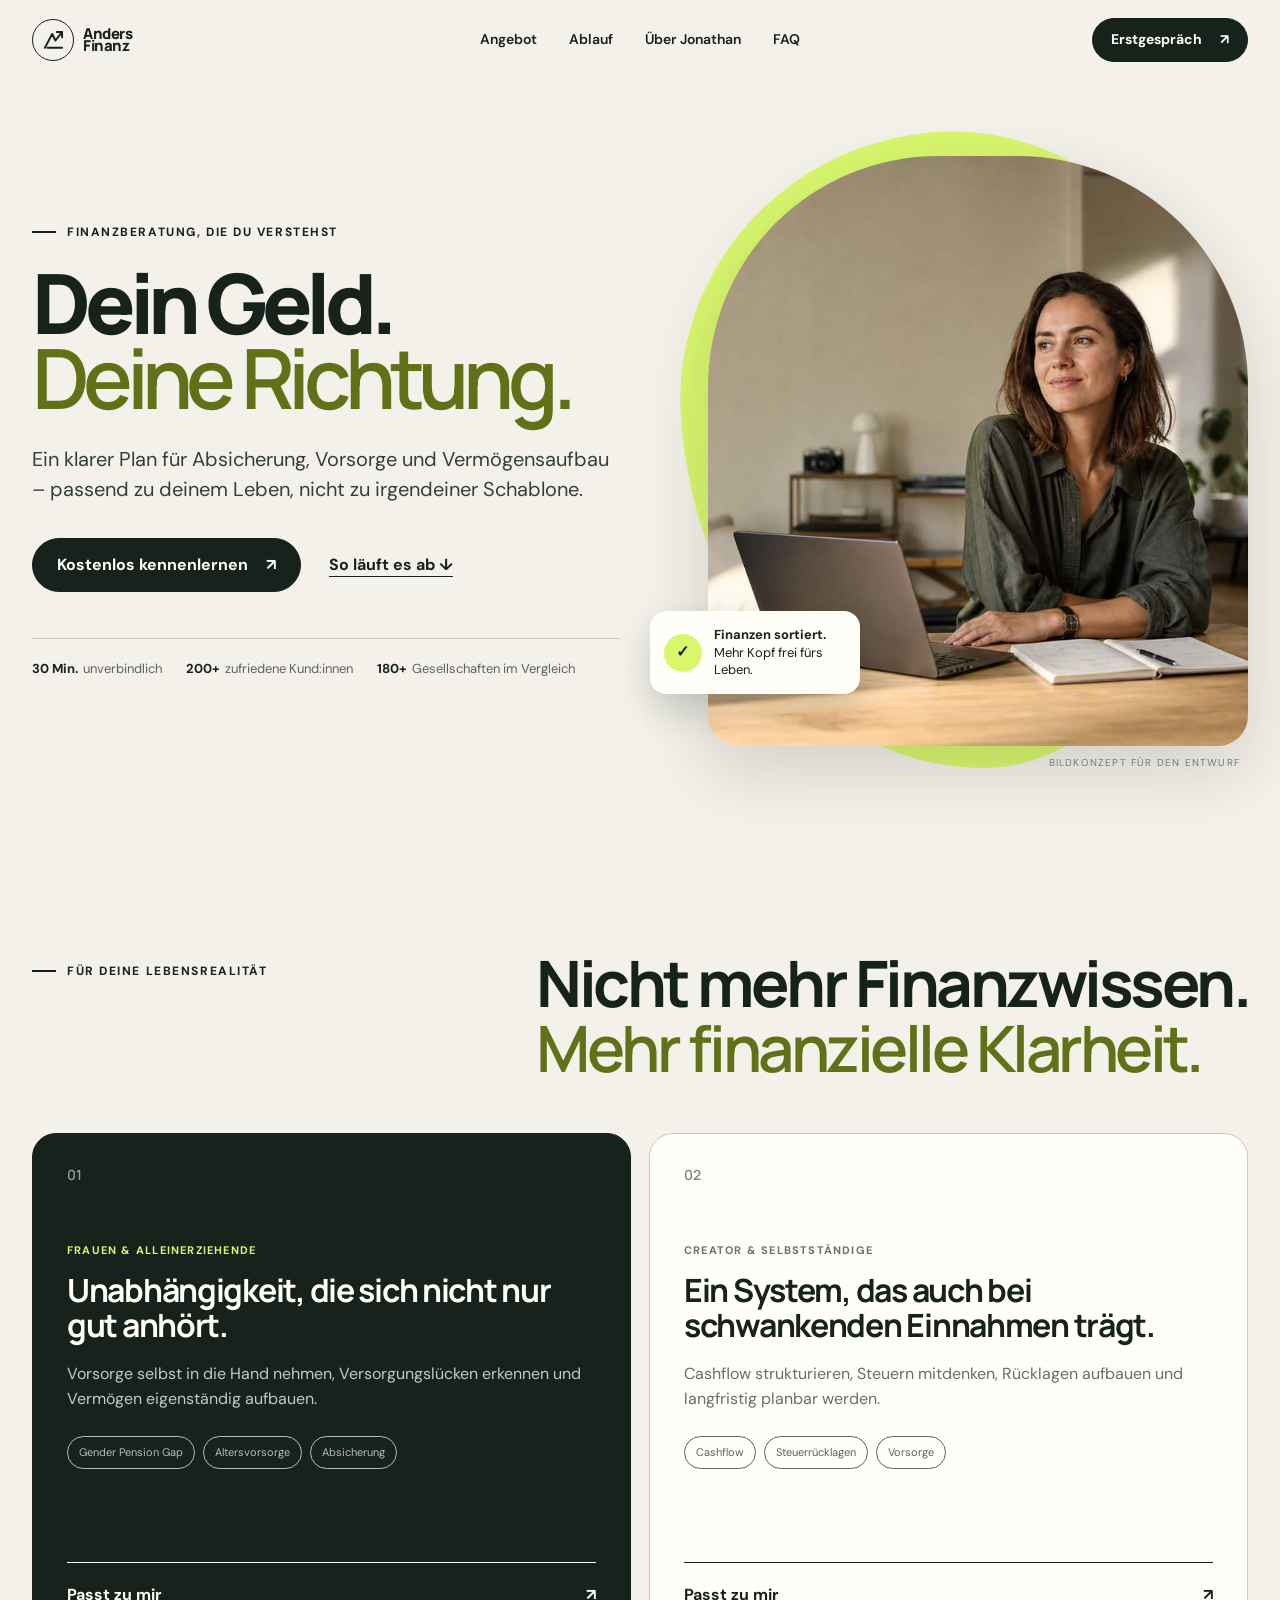
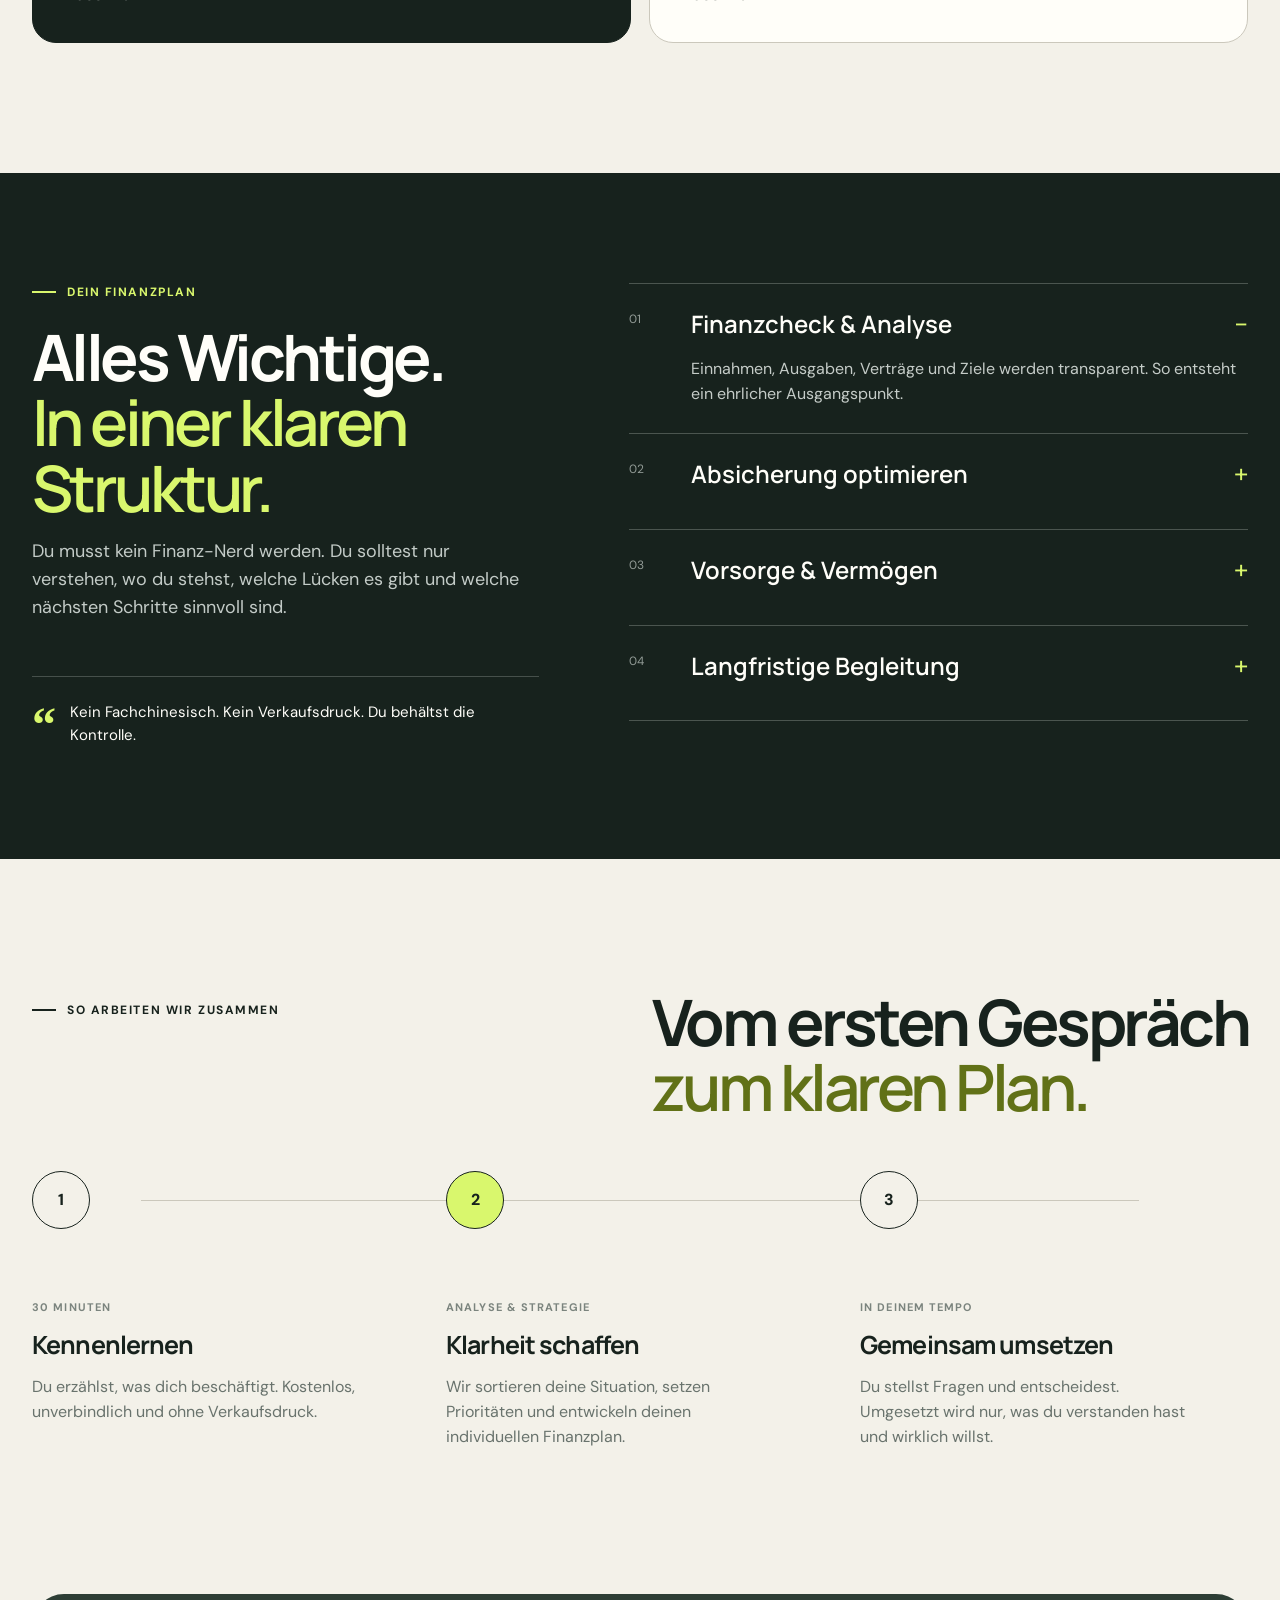
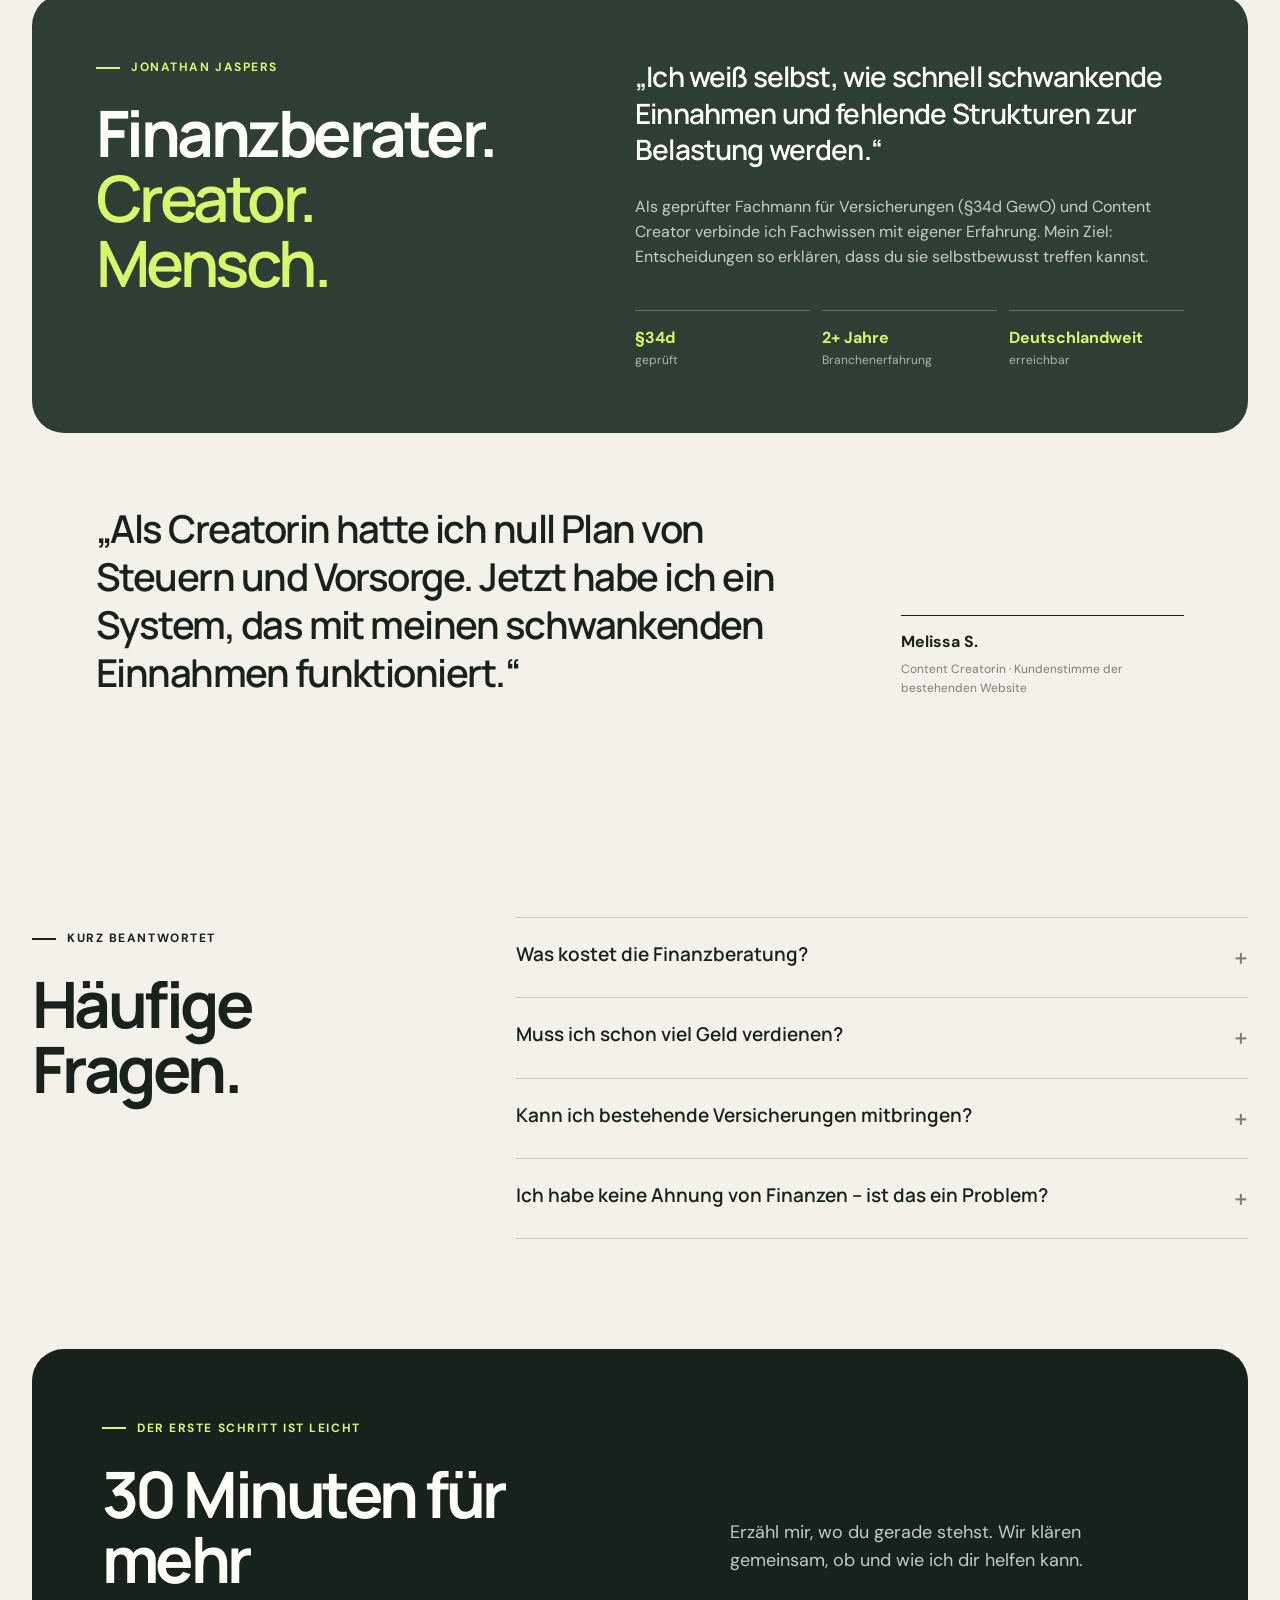
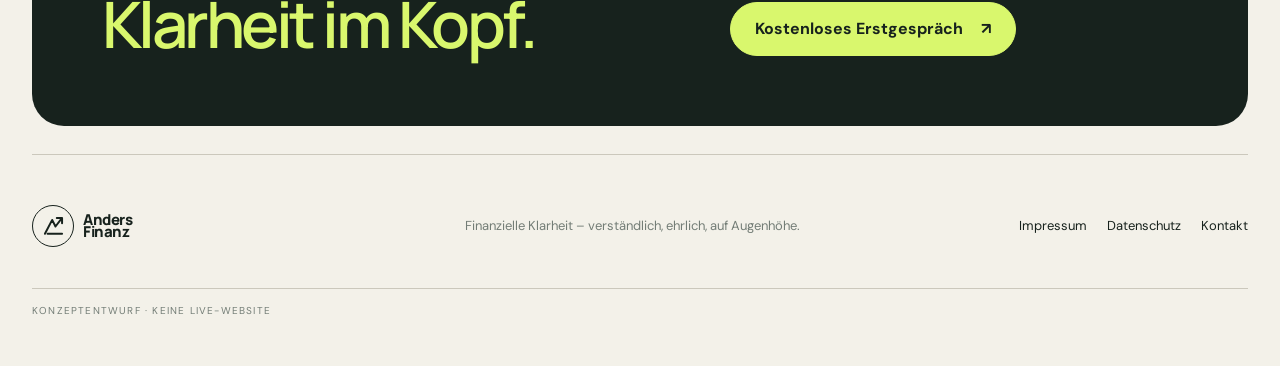
<file: index.html>
<!doctype html>
<html lang="de">
<head>
  <meta charset="utf-8">
  <meta name="viewport" content="width=device-width, initial-scale=1">
  <meta name="description" content="Anders Finanz – verständliche Finanzberatung für Frauen, Selbstständige und Content Creator.">
  <title>Anders Finanz – Klarheit für dein Geld</title>
  <link rel="icon" href="data:image/svg+xml,%3Csvg xmlns='http://www.w3.org/2000/svg' viewBox='0 0 64 64'%3E%3Crect width='64' height='64' rx='16' fill='%2317221d'/%3E%3Cpath d='M13 47 28 17l7 14 15-19m-11 0h11v11M18 47h32' fill='none' stroke='%23d9f76d' stroke-width='5' stroke-linecap='round' stroke-linejoin='round'/%3E%3C/svg%3E">
  <link rel="preconnect" href="https://fonts.googleapis.com">
  <link rel="preconnect" href="https://fonts.gstatic.com" crossorigin>
  <link href="https://fonts.googleapis.com/css2?family=DM+Sans:wght@400;500;600;700&family=Manrope:wght@500;600;700;800&display=swap" rel="stylesheet">
  <link rel="stylesheet" href="styles.css">
</head>
<body>
  <a class="skip-link" href="#main">Zum Inhalt springen</a>

  <header class="site-header" data-header>
    <a class="brand" href="#top" aria-label="Anders Finanz Startseite">
      <span class="brand-mark" aria-hidden="true">
        <svg viewBox="0 0 44 44"><path d="M9 33 20 12l5 10 10-13m-8 0h8v8"/><path d="M13 33h22"/></svg>
      </span>
      <span>Anders<br>Finanz</span>
    </a>
    <button class="menu-toggle" type="button" aria-expanded="false" aria-controls="site-nav">
      <span></span><span></span><span></span><span class="sr-only">Menü öffnen</span>
    </button>
    <nav id="site-nav" class="site-nav" aria-label="Hauptnavigation">
      <a href="#angebot">Angebot</a>
      <a href="#ablauf">Ablauf</a>
      <a href="#ueber">Über Jonathan</a>
      <a href="#faq">FAQ</a>
    </nav>
    <a class="button button-small header-cta" href="https://calendly.com/jonnyjaspers">Erstgespräch <span aria-hidden="true">↗</span></a>
  </header>

  <main id="main">
    <section class="hero" id="top">
      <div class="hero-copy reveal">
        <p class="eyebrow"><span></span> Finanzberatung, die du verstehst</p>
        <h1>Dein Geld.<br><em>Deine Richtung.</em></h1>
        <p class="hero-lead">Ein klarer Plan für Absicherung, Vorsorge und Vermögensaufbau – passend zu deinem Leben, nicht zu irgendeiner Schablone.</p>
        <div class="hero-actions">
          <a class="button" href="https://calendly.com/jonnyjaspers">Kostenlos kennenlernen <span aria-hidden="true">↗</span></a>
          <a class="text-link" href="#ablauf">So läuft es ab <span aria-hidden="true">↓</span></a>
        </div>
        <div class="trust-line" aria-label="Vorteile">
          <span><b>30 Min.</b> unverbindlich</span>
          <span><b>200+</b> zufriedene Kund:innen</span>
          <span><b>180+</b> Gesellschaften im Vergleich</span>
        </div>
      </div>

      <div class="hero-visual reveal" data-delay="1">
        <div class="image-frame">
          <img src="assets/hero-editorial.svg" alt="Selbstständige Frau arbeitet entspannt an ihrer Finanzplanung">
        </div>
        <div class="floating-note">
          <span class="note-icon">✓</span>
          <p><strong>Finanzen sortiert.</strong><br>Mehr Kopf frei fürs Leben.</p>
        </div>
        <p class="image-caption">Bildkonzept für den Entwurf</p>
      </div>
    </section>

    <section class="audience" id="angebot">
      <div class="section-head reveal">
        <p class="eyebrow"><span></span> Für deine Lebensrealität</p>
        <h2>Nicht mehr Finanzwissen.<br><em>Mehr finanzielle Klarheit.</em></h2>
      </div>
      <div class="audience-grid">
        <article class="audience-card audience-card-featured reveal">
          <p class="card-number">01</p>
          <div>
            <p class="card-kicker">Frauen & Alleinerziehende</p>
            <h3>Unabhängigkeit, die sich nicht nur gut anhört.</h3>
            <p>Vorsorge selbst in die Hand nehmen, Versorgungslücken erkennen und Vermögen eigenständig aufbauen.</p>
            <ul class="tag-list" aria-label="Themen">
              <li>Gender Pension Gap</li><li>Altersvorsorge</li><li>Absicherung</li>
            </ul>
          </div>
          <a href="https://calendly.com/jonnyjaspers" aria-label="Erstgespräch für Frauen vereinbaren">Passt zu mir <span>↗</span></a>
        </article>
        <article class="audience-card reveal" data-delay="1">
          <p class="card-number">02</p>
          <div>
            <p class="card-kicker">Creator & Selbstständige</p>
            <h3>Ein System, das auch bei schwankenden Einnahmen trägt.</h3>
            <p>Cashflow strukturieren, Steuern mitdenken, Rücklagen aufbauen und langfristig planbar werden.</p>
            <ul class="tag-list" aria-label="Themen">
              <li>Cashflow</li><li>Steuerrücklagen</li><li>Vorsorge</li>
            </ul>
          </div>
          <a href="https://calendly.com/jonnyjaspers" aria-label="Erstgespräch für Selbstständige vereinbaren">Passt zu mir <span>↗</span></a>
        </article>
      </div>
    </section>

    <section class="plan-section" id="leistungen">
      <div class="plan-intro reveal">
        <p class="eyebrow eyebrow-light"><span></span> Dein Finanzplan</p>
        <h2>Alles Wichtige.<br><em>In einer klaren Struktur.</em></h2>
        <p>Du musst kein Finanz-Nerd werden. Du solltest nur verstehen, wo du stehst, welche Lücken es gibt und welche nächsten Schritte sinnvoll sind.</p>
        <div class="quote-mini">
          <span aria-hidden="true">“</span>
          <p>Kein Fachchinesisch. Kein Verkaufsdruck. Du behältst die Kontrolle.</p>
        </div>
      </div>
      <div class="service-list reveal" data-delay="1">
        <button class="service-item is-active" type="button" aria-expanded="true">
          <span class="service-index">01</span>
          <span class="service-title">Finanzcheck & Analyse</span>
          <span class="service-toggle">−</span>
          <span class="service-detail">Einnahmen, Ausgaben, Verträge und Ziele werden transparent. So entsteht ein ehrlicher Ausgangspunkt.</span>
        </button>
        <button class="service-item" type="button" aria-expanded="false">
          <span class="service-index">02</span>
          <span class="service-title">Absicherung optimieren</span>
          <span class="service-toggle">+</span>
          <span class="service-detail">Bestehende Verträge prüfen, unnötige Kosten reduzieren und wichtige Lücken gezielt schließen.</span>
        </button>
        <button class="service-item" type="button" aria-expanded="false">
          <span class="service-index">03</span>
          <span class="service-title">Vorsorge & Vermögen</span>
          <span class="service-toggle">+</span>
          <span class="service-detail">Ein verständlicher Mix für deine Ziele, deinen Zeithorizont und deine persönliche Risikotoleranz.</span>
        </button>
        <button class="service-item" type="button" aria-expanded="false">
          <span class="service-index">04</span>
          <span class="service-title">Langfristige Begleitung</span>
          <span class="service-toggle">+</span>
          <span class="service-detail">Regelmäßige Check-ins und Anpassungen, wenn sich dein Leben, dein Einkommen oder deine Ziele verändern.</span>
        </button>
      </div>
    </section>

    <section class="process" id="ablauf">
      <div class="section-head reveal">
        <p class="eyebrow"><span></span> So arbeiten wir zusammen</p>
        <h2>Vom ersten Gespräch<br><em>zum klaren Plan.</em></h2>
      </div>
      <div class="process-track reveal">
        <article>
          <span>1</span>
          <p class="duration">30 Minuten</p>
          <h3>Kennenlernen</h3>
          <p>Du erzählst, was dich beschäftigt. Kostenlos, unverbindlich und ohne Verkaufsdruck.</p>
        </article>
        <article>
          <span>2</span>
          <p class="duration">Analyse & Strategie</p>
          <h3>Klarheit schaffen</h3>
          <p>Wir sortieren deine Situation, setzen Prioritäten und entwickeln deinen individuellen Finanzplan.</p>
        </article>
        <article>
          <span>3</span>
          <p class="duration">In deinem Tempo</p>
          <h3>Gemeinsam umsetzen</h3>
          <p>Du stellst Fragen und entscheidest. Umgesetzt wird nur, was du verstanden hast und wirklich willst.</p>
        </article>
      </div>
    </section>

    <section class="about" id="ueber">
      <div class="about-panel reveal">
        <div class="about-title">
          <p class="eyebrow eyebrow-light"><span></span> Jonathan Jaspers</p>
          <h2>Finanzberater.<br><em>Creator. Mensch.</em></h2>
        </div>
        <div class="about-copy">
          <p class="about-lead">„Ich weiß selbst, wie schnell schwankende Einnahmen und fehlende Strukturen zur Belastung werden.“</p>
          <p>Als geprüfter Fachmann für Versicherungen (§34d GewO) und Content Creator verbinde ich Fachwissen mit eigener Erfahrung. Mein Ziel: Entscheidungen so erklären, dass du sie selbstbewusst treffen kannst.</p>
          <div class="credentials">
            <span><b>§34d</b> geprüft</span>
            <span><b>2+ Jahre</b> Branchenerfahrung</span>
            <span><b>Deutschlandweit</b> erreichbar</span>
          </div>
        </div>
      </div>

      <figure class="testimonial reveal">
        <blockquote>„Als Creatorin hatte ich null Plan von Steuern und Vorsorge. Jetzt habe ich ein System, das mit meinen schwankenden Einnahmen funktioniert.“</blockquote>
        <figcaption><strong>Melissa S.</strong><span>Content Creatorin · Kundenstimme der bestehenden Website</span></figcaption>
      </figure>
    </section>

    <section class="faq" id="faq">
      <div class="section-head reveal">
        <p class="eyebrow"><span></span> Kurz beantwortet</p>
        <h2>Häufige Fragen.</h2>
      </div>
      <div class="faq-list reveal">
        <details>
          <summary>Was kostet die Finanzberatung?<span>+</span></summary>
          <p>Das Erstgespräch ist kostenlos und unverbindlich. Welche Kosten danach entstehen können, wird transparent besprochen, bevor du dich entscheidest.</p>
        </details>
        <details>
          <summary>Muss ich schon viel Geld verdienen?<span>+</span></summary>
          <p>Nein. Gerade ein klarer Überblick und sinnvolle Prioritäten helfen dabei, auch mit kleineren oder schwankenden Budgets planbar voranzukommen.</p>
        </details>
        <details>
          <summary>Kann ich bestehende Versicherungen mitbringen?<span>+</span></summary>
          <p>Ja. Bestehende Verträge gehören zur Analyse dazu und werden auf Kosten, Nutzen und mögliche Lücken geprüft.</p>
        </details>
        <details>
          <summary>Ich habe keine Ahnung von Finanzen – ist das ein Problem?<span>+</span></summary>
          <p>Überhaupt nicht. Die Beratung ist ausdrücklich so aufgebaut, dass du ohne Vorwissen folgen und selbst entscheiden kannst.</p>
        </details>
      </div>
    </section>

    <section class="final-cta reveal">
      <div>
        <p class="eyebrow eyebrow-light"><span></span> Der erste Schritt ist leicht</p>
        <h2>30 Minuten für mehr<br><em>Klarheit im Kopf.</em></h2>
      </div>
      <div class="final-cta-action">
        <p>Erzähl mir, wo du gerade stehst. Wir klären gemeinsam, ob und wie ich dir helfen kann.</p>
        <a class="button button-light" href="https://calendly.com/jonnyjaspers">Kostenloses Erstgespräch <span>↗</span></a>
      </div>
    </section>
  </main>

  <footer>
    <a class="brand brand-footer" href="#top" aria-label="Nach oben">
      <span class="brand-mark" aria-hidden="true"><svg viewBox="0 0 44 44"><path d="M9 33 20 12l5 10 10-13m-8 0h8v8"/><path d="M13 33h22"/></svg></span>
      <span>Anders<br>Finanz</span>
    </a>
    <p>Finanzielle Klarheit – verständlich, ehrlich, auf Augenhöhe.</p>
    <nav aria-label="Rechtliches"><a href="#">Impressum</a><a href="#">Datenschutz</a><a href="https://calendly.com/jonnyjaspers">Kontakt</a></nav>
    <p class="concept-note">Konzeptentwurf · keine Live-Website</p>
  </footer>

  <script src="script.js"></script>
</body>
</html>
</file>
<file: styles.css>
:root {
  --ink: #17221d;
  --ink-soft: #334039;
  --paper: #f3f1e9;
  --paper-deep: #e8e4d8;
  --line: #cbc8bc;
  --accent: #d9f76d;
  --accent-dark: #b8d343;
  --white: #fffef9;
  --radius: 24px;
  --max: 1240px;
}

* { box-sizing: border-box; }
html { scroll-behavior: smooth; }
body {
  margin: 0;
  color: var(--ink);
  background: var(--paper);
  font-family: "DM Sans", "Segoe UI", sans-serif;
  font-size: 16px;
  line-height: 1.55;
  overflow-x: hidden;
}
a { color: inherit; }
img { display: block; max-width: 100%; }
button, input, textarea { font: inherit; }

.skip-link {
  position: fixed; left: 16px; top: -80px; z-index: 100;
  background: var(--accent); color: var(--ink); padding: 12px 18px; border-radius: 8px;
}
.skip-link:focus { top: 16px; }
.sr-only { position: absolute; width: 1px; height: 1px; overflow: hidden; clip: rect(0,0,0,0); }

.site-header {
  position: fixed; inset: 0 0 auto; z-index: 50;
  display: grid; grid-template-columns: 1fr auto 1fr; align-items: center;
  width: 100%; padding: 18px max(32px, calc((100vw - var(--max)) / 2));
  color: var(--ink); transition: background .25s, box-shadow .25s, padding .25s;
}
.site-header.is-scrolled { background: rgba(243,241,233,.92); backdrop-filter: blur(16px); box-shadow: 0 1px 0 rgba(23,34,29,.12); padding-top: 12px; padding-bottom: 12px; }
.brand { display: inline-flex; align-items: center; gap: 9px; width: max-content; text-decoration: none; font-family: "Manrope", sans-serif; font-weight: 800; font-size: 15px; line-height: .82; letter-spacing: -.03em; }
.brand-mark { display: grid; place-items: center; width: 42px; height: 42px; border: 1px solid currentColor; border-radius: 50%; }
.brand-mark svg { width: 29px; fill: none; stroke: currentColor; stroke-width: 3; stroke-linecap: round; stroke-linejoin: round; }
.site-nav { display: flex; align-items: center; gap: 32px; }
.site-nav a { text-decoration: none; font-size: 14px; font-weight: 600; }
.site-nav a:hover { opacity: .6; }
.header-cta { justify-self: end; }
.menu-toggle { display: none; background: none; border: 0; padding: 8px; }

.button {
  display: inline-flex; align-items: center; justify-content: center; gap: 18px;
  min-height: 54px; padding: 0 24px; border: 1px solid var(--ink); border-radius: 999px;
  color: var(--white); background: var(--ink); text-decoration: none; font-weight: 700;
  box-shadow: inset 0 0 0 0 var(--accent); transition: color .2s, box-shadow .25s, transform .2s;
}
.button:hover { color: var(--ink); box-shadow: inset 300px 0 0 0 var(--accent); transform: translateY(-2px); }
.button-small { min-height: 44px; padding: 0 18px; font-size: 14px; }

.hero {
  min-height: 760px; display: grid; grid-template-columns: 1.02fr .98fr; align-items: center; gap: 64px;
  max-width: var(--max); margin: 0 auto; padding: 132px 0 70px;
}
.eyebrow { display: flex; align-items: center; gap: 11px; margin: 0 0 23px; text-transform: uppercase; letter-spacing: .13em; font-size: 12px; font-weight: 700; }
.eyebrow > span { width: 24px; height: 2px; background: currentColor; }
h1, h2, h3 { font-family: "Manrope", sans-serif; margin-top: 0; }
h1 { margin-bottom: 28px; font-size: clamp(64px, 6.5vw, 104px); line-height: .91; letter-spacing: -.075em; font-weight: 800; }
h1 em, h2 em {
  color: #617117;
  font-style: normal;
  font-weight: 600;
  -webkit-text-stroke: 0;
}
.plan-section h2 em, .about-panel h2 em, .final-cta h2 em { color: var(--accent); }
.hero-lead { max-width: 610px; margin: 0 0 34px; color: var(--ink-soft); font-size: 20px; line-height: 1.5; }
.hero-actions { display: flex; align-items: center; gap: 28px; }
.text-link { font-weight: 700; text-decoration-thickness: 1px; text-underline-offset: 6px; }
.trust-line { display: flex; flex-wrap: wrap; gap: 12px 24px; margin-top: 46px; padding-top: 20px; border-top: 1px solid var(--line); font-size: 13px; color: #5b655f; }
.trust-line span { display: flex; gap: 5px; }
.trust-line b { color: var(--ink); }
.hero-visual { position: relative; min-width: 0; padding: 24px 0 24px 24px; }
.hero-visual::before { content: ""; position: absolute; inset: 0 36px 0 0; border-radius: 52% 48% 45% 55% / 42% 42% 58% 58%; background: var(--accent); transform: rotate(-4deg); }
.image-frame { position: relative; height: 590px; overflow: hidden; border-radius: 230px 230px 30px 30px; box-shadow: 0 24px 70px rgba(23,34,29,.16); }
.image-frame img { width: 100%; height: 100%; object-fit: cover; object-position: 52% center; }
.floating-note { position: absolute; left: -34px; bottom: 76px; display: flex; align-items: center; gap: 12px; max-width: 260px; padding: 15px 20px 15px 14px; background: var(--white); border-radius: 16px; box-shadow: 0 16px 36px rgba(23,34,29,.18); }
.floating-note p { margin: 0; font-size: 13px; line-height: 1.35; }
.note-icon { display: grid; place-items: center; flex: 0 0 38px; height: 38px; background: var(--accent); border-radius: 50%; font-weight: 800; }
.image-caption { position: absolute; right: 8px; bottom: 0; margin: 0; font-size: 10px; text-transform: uppercase; letter-spacing: .12em; color: #747c77; }

.audience, .process, .about, .faq { max-width: var(--max); margin: 0 auto; padding: 110px 0; }
.section-head { display: flex; align-items: end; justify-content: space-between; gap: 40px; margin-bottom: 52px; }
.section-head .eyebrow { align-self: flex-start; white-space: nowrap; margin-top: 12px; }
h2 { margin-bottom: 0; font-size: clamp(42px, 5vw, 72px); line-height: 1.02; letter-spacing: -.055em; }
.audience-grid { display: grid; grid-template-columns: 1fr 1fr; gap: 18px; }
.audience-card { min-height: 510px; display: grid; grid-template-rows: auto 1fr auto; padding: 34px; border: 1px solid var(--line); border-radius: var(--radius); background: var(--white); }
.audience-card-featured { color: var(--white); background: var(--ink); border-color: var(--ink); }
.card-number { margin: 0 0 60px; font: 600 14px/1 "Manrope", sans-serif; opacity: .55; }
.card-kicker { margin: 0 0 14px; color: #69736d; text-transform: uppercase; letter-spacing: .11em; font-size: 11px; font-weight: 700; }
.audience-card-featured .card-kicker { color: var(--accent); }
.audience-card h3 { max-width: 510px; margin-bottom: 18px; font-size: 32px; line-height: 1.12; letter-spacing: -.04em; }
.audience-card div > p:last-of-type { max-width: 520px; margin: 0; color: #65706a; }
.audience-card-featured div > p:last-of-type { color: #c2cac5; }
.tag-list { display: flex; flex-wrap: wrap; gap: 8px; list-style: none; padding: 0; margin: 24px 0 32px; }
.tag-list li { padding: 7px 11px; border: 1px solid currentColor; border-radius: 999px; font-size: 11px; opacity: .7; }
.audience-card > a { display: flex; justify-content: space-between; padding-top: 20px; border-top: 1px solid currentColor; text-decoration: none; font-weight: 700; }

.plan-section { display: grid; grid-template-columns: .9fr 1.1fr; gap: 90px; margin: 20px 0; padding: 110px max(32px, calc((100vw - var(--max)) / 2)); color: var(--white); background: var(--ink); }
.eyebrow-light { color: var(--accent); }
.plan-intro > p:not(.eyebrow) { max-width: 500px; color: #c3cbc7; font-size: 18px; }
.quote-mini { display: grid; grid-template-columns: auto 1fr; gap: 14px; align-items: start; margin-top: 54px; padding-top: 24px; border-top: 1px solid #46504b; }
.quote-mini span { color: var(--accent); font: 700 48px/1 Georgia, serif; }
.quote-mini p { margin: 0 !important; color: var(--white) !important; font-size: 15px !important; }
.service-list { border-top: 1px solid #4b554f; }
.service-item { width: 100%; display: grid; grid-template-columns: 48px 1fr 24px; gap: 14px; padding: 26px 0; color: inherit; background: none; border: 0; border-bottom: 1px solid #4b554f; text-align: left; cursor: pointer; }
.service-index { color: #929b96; font-size: 12px; }
.service-title { font: 600 24px/1.2 "Manrope", sans-serif; }
.service-toggle { color: var(--accent); font-size: 26px; line-height: 1; text-align: right; }
.service-detail { grid-column: 2 / -1; max-width: 560px; max-height: 0; overflow: hidden; color: #c5ccc8; opacity: 0; transition: max-height .35s, opacity .25s, margin .35s; }
.service-item.is-active .service-detail { max-height: 130px; margin-top: 5px; opacity: 1; }

.process-track { position: relative; display: grid; grid-template-columns: repeat(3, 1fr); gap: 26px; }
.process-track::before { content: ""; position: absolute; top: 29px; left: 9%; right: 9%; height: 1px; background: var(--line); }
.process-track article { position: relative; padding: 0 24px 0 0; }
.process-track article > span { position: relative; z-index: 1; display: grid; place-items: center; width: 58px; height: 58px; margin-bottom: 70px; border: 1px solid var(--ink); border-radius: 50%; background: var(--paper); font-weight: 800; }
.process-track article:nth-child(2) > span { color: var(--ink); background: var(--accent); }
.duration { margin: 0 0 10px; color: #7b847e; text-transform: uppercase; letter-spacing: .1em; font-size: 11px; font-weight: 700; }
.process-track h3 { margin-bottom: 10px; font-size: 25px; letter-spacing: -.035em; }
.process-track article > p:last-child { max-width: 340px; margin: 0; color: #69736d; }

.about { padding-top: 35px; }
.about-panel { display: grid; grid-template-columns: .9fr 1.1fr; gap: 90px; padding: 64px; color: var(--white); background: #2d3e35; border-radius: 32px; }
.about-lead { margin-top: 0; color: var(--white) !important; font: 600 28px/1.3 "Manrope", sans-serif; letter-spacing: -.03em; }
.about-copy > p { color: #c7cec9; }
.credentials { display: grid; grid-template-columns: repeat(3, 1fr); gap: 12px; margin-top: 40px; }
.credentials span { display: flex; flex-direction: column; padding-top: 15px; border-top: 1px solid #66736c; color: #aeb8b2; font-size: 12px; }
.credentials b { color: var(--accent); font-size: 16px; }
.testimonial { display: grid; grid-template-columns: 1.45fr .55fr; align-items: end; gap: 60px; margin: 72px 0 0; padding: 0 64px; }
.testimonial blockquote { margin: 0; font: 600 clamp(28px, 3vw, 44px)/1.25 "Manrope", sans-serif; letter-spacing: -.04em; }
.testimonial figcaption { display: flex; flex-direction: column; padding-top: 14px; border-top: 1px solid var(--ink); }
.testimonial figcaption span { margin-top: 5px; color: #778079; font-size: 12px; }

.faq { display: grid; grid-template-columns: .7fr 1.3fr; gap: 90px; }
.faq .section-head { display: block; }
.faq-list { border-top: 1px solid var(--line); }
.faq details { border-bottom: 1px solid var(--line); }
.faq summary { display: flex; justify-content: space-between; gap: 20px; padding: 24px 0; list-style: none; cursor: pointer; font: 600 19px/1.3 "Manrope", sans-serif; }
.faq summary::-webkit-details-marker { display: none; }
.faq summary span { color: #778079; font-size: 24px; transition: transform .25s; }
.faq details[open] summary span { transform: rotate(45deg); }
.faq details p { max-width: 690px; margin: -6px 0 24px; color: #69736d; }

.final-cta { max-width: var(--max); display: grid; grid-template-columns: 1.1fr .9fr; gap: 80px; align-items: end; margin: 0 auto 28px; padding: 70px; color: var(--white); background: var(--ink); border-radius: 32px; }
.final-cta-action p { max-width: 470px; margin: 0 0 28px; color: #c3cbc7; font-size: 18px; }
.button-light { color: var(--ink); background: var(--accent); border-color: var(--accent); }
.button-light:hover { box-shadow: inset 300px 0 0 0 var(--white); }

footer { max-width: var(--max); display: grid; grid-template-columns: 1fr 1.3fr auto; align-items: center; gap: 30px; margin: 0 auto; padding: 48px 0; border-top: 1px solid var(--line); font-size: 13px; }
footer > p { color: #737d76; }
footer nav { display: flex; gap: 20px; }
footer nav a { text-decoration: none; }
.concept-note { grid-column: 1 / -1; margin: 8px 0 0; padding-top: 14px; border-top: 1px solid var(--line); font-size: 10px; text-transform: uppercase; letter-spacing: .12em; }

.reveal { opacity: 0; transform: translateY(20px); transition: opacity .65s ease, transform .65s ease; }
.reveal[data-delay="1"] { transition-delay: .12s; }
.reveal.is-visible { opacity: 1; transform: none; }

@media (max-width: 1300px) {
  .hero, .audience, .process, .about, .faq, .final-cta, footer { margin-left: 32px; margin-right: 32px; }
}

@media (max-width: 900px) {
  .site-header { grid-template-columns: 1fr auto; padding: 14px 22px; }
  .menu-toggle { display: grid; gap: 5px; justify-self: end; }
  .menu-toggle span:not(.sr-only) { display: block; width: 25px; height: 2px; background: currentColor; }
  .header-cta { display: none; }
  .site-nav { position: absolute; top: 76px; left: 16px; right: 16px; display: none; flex-direction: column; align-items: stretch; gap: 0; padding: 10px 22px; background: var(--white); border: 1px solid var(--line); border-radius: 18px; box-shadow: 0 20px 50px rgba(23,34,29,.15); }
  .site-nav.is-open { display: flex; }
  .site-nav a { padding: 14px 0; border-bottom: 1px solid var(--line); }
  .site-nav a:last-child { border: 0; }
  .hero { min-height: auto; grid-template-columns: 1fr; gap: 35px; padding-top: 120px; }
  .hero-copy { max-width: 730px; }
  .hero-visual { max-width: 660px; margin: 0 auto; }
  .image-frame { height: 580px; }
  .section-head { display: block; }
  .audience-grid, .plan-section, .about-panel, .faq, .final-cta { grid-template-columns: 1fr; }
  .plan-section { gap: 55px; }
  .about-panel { gap: 45px; }
  .testimonial { grid-template-columns: 1fr; }
  .faq { gap: 20px; }
  .final-cta { gap: 40px; }
  footer { grid-template-columns: 1fr 1fr; }
  footer nav { justify-self: end; }
}

@media (max-width: 620px) {
  .hero, .audience, .process, .about, .faq, .final-cta, footer { margin-left: 18px; margin-right: 18px; }
  .hero { padding-top: 112px; }
  h1 { font-size: 58px; }
  h2 { font-size: 39px; }
  .hero-lead { font-size: 17px; }
  .hero-actions { align-items: flex-start; flex-direction: column; gap: 20px; }
  .trust-line { display: grid; grid-template-columns: 1fr 1fr; }
  .hero-visual { width: 100%; padding-left: 10px; }
  .image-frame { height: 430px; border-radius: 170px 170px 24px 24px; }
  .floating-note { left: -8px; bottom: 55px; }
  .audience, .process, .about, .faq { padding-top: 76px; padding-bottom: 76px; }
  .section-head { margin-bottom: 34px; }
  .audience-grid { grid-template-columns: 1fr; }
  .audience-card { min-height: 460px; padding: 26px; }
  .card-number { margin-bottom: 40px; }
  .audience-card h3 { font-size: 27px; }
  .plan-section { margin: 0; padding: 76px 18px; }
  .service-title { font-size: 20px; }
  .process-track { grid-template-columns: 1fr; gap: 42px; }
  .process-track::before { top: 0; bottom: 0; left: 29px; right: auto; width: 1px; height: auto; }
  .process-track article { padding-left: 84px; }
  .process-track article > span { position: absolute; left: 0; margin: 0; }
  .about { padding-top: 10px; }
  .about-panel { padding: 38px 26px; }
  .about-lead { font-size: 23px; }
  .credentials { grid-template-columns: 1fr; }
  .testimonial { margin-top: 52px; padding: 0 8px; }
  .testimonial blockquote { font-size: 28px; }
  .final-cta { padding: 42px 26px; border-radius: 24px; }
  footer { grid-template-columns: 1fr; }
  footer nav { justify-self: start; flex-wrap: wrap; }
}

@media (prefers-reduced-motion: reduce) {
  html { scroll-behavior: auto; }
  *, *::before, *::after { scroll-behavior: auto !important; transition: none !important; animation: none !important; }
  .reveal { opacity: 1; transform: none; }
}
</file>
